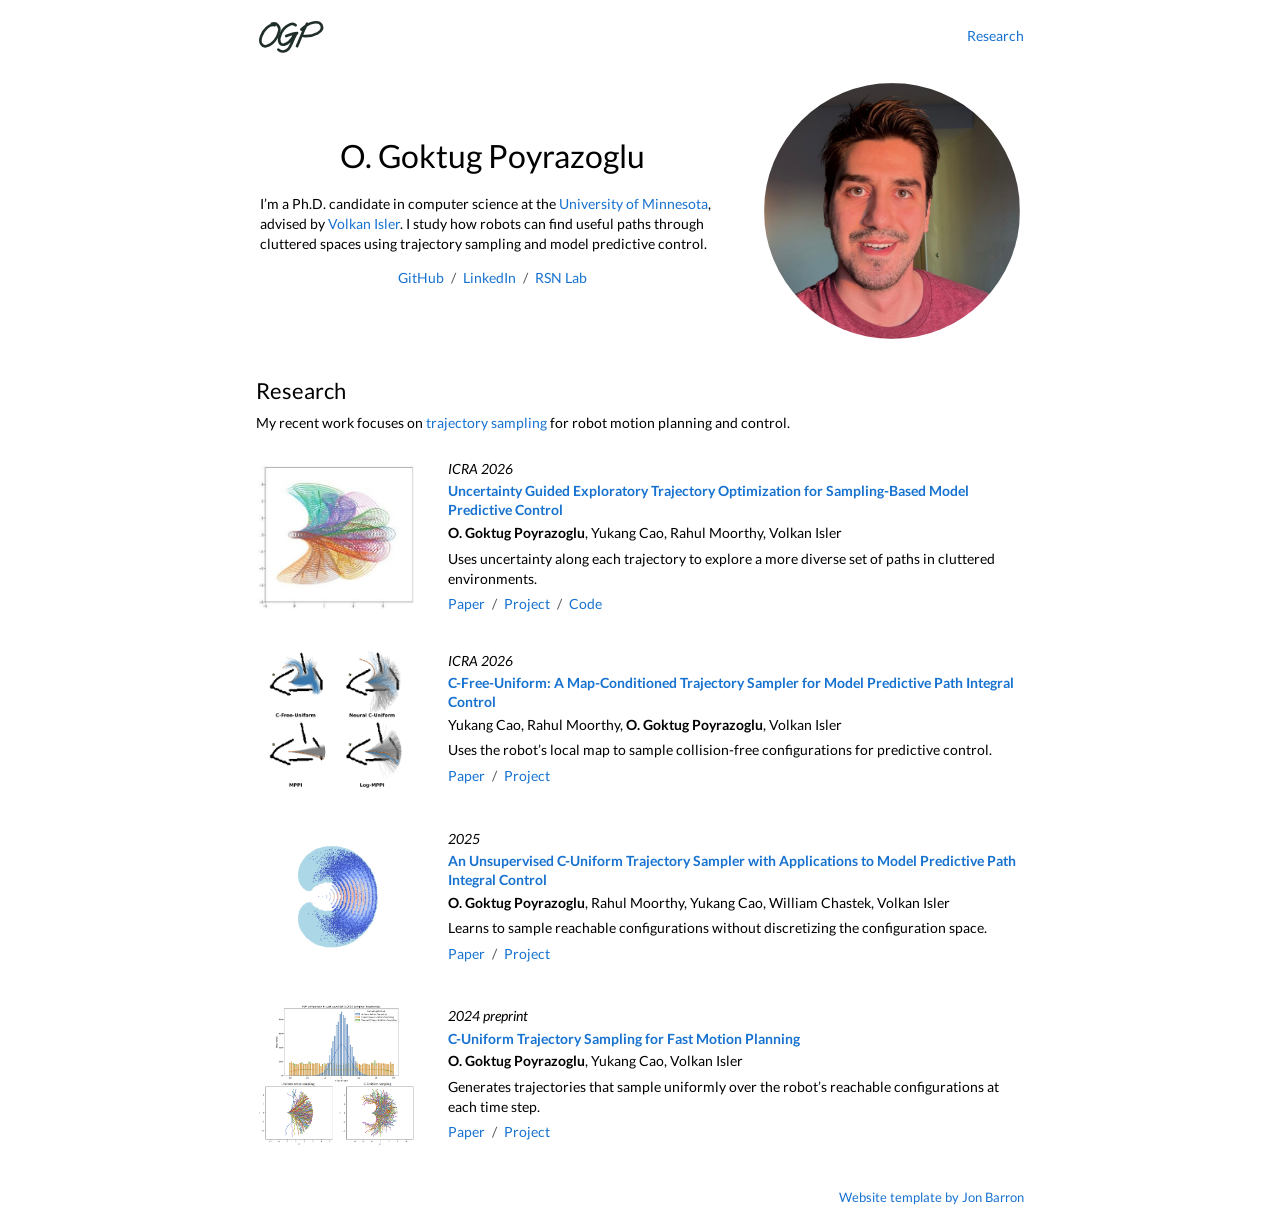
<file: index.html>
<!doctype html>
<html lang="en">
<head>
  <meta charset="utf-8">
  <meta name="viewport" content="width=device-width, initial-scale=1">
  <meta name="description" content="O. Goktug Poyrazoglu’s research on robot motion planning, trajectory sampling, and model predictive control.">
  <meta name="theme-color" content="#ffffff">
  <meta property="og:title" content="O. Goktug Poyrazoglu">
  <meta property="og:description" content="Robotics research and publications.">
  <meta property="og:image" content="https://ogpoyrazoglu.github.io/assets/portrait.jpg">
  <link rel="canonical" href="https://ogpoyrazoglu.github.io/">
  <link rel="icon" href="assets/ogp.svg" type="image/svg+xml">
  <link rel="stylesheet" href="barron.css">
  <link rel="stylesheet" href="classic.css">
  <title>O. Goktug Poyrazoglu</title>
</head>
<body class="classic" id="top">
  <a class="skip" href="#main">Skip to content</a>
  <div class="page">
    <header class="masthead">
      <a class="brand" href="./" aria-label="OGP home"><img src="assets/ogp-mark.svg" width="72" height="38" alt=""></a>
      <nav aria-label="Main navigation">
        <a href="#research">Research</a>
      </nav>
    </header>

    <main id="main">
      <section class="bio" aria-labelledby="name">
        <div class="bio-text">
          <h1 id="name" class="name">O. Goktug Poyrazoglu</h1>
          <p>I’m a Ph.D. candidate in computer science at the <a href="https://www.cs.umn.edu/">University of Minnesota</a>, advised by <a href="https://rsn.cs.utexas.edu/people.html">Volkan Isler</a>. I study how robots can find useful paths through cluttered spaces using trajectory sampling and model predictive control.</p>
          <ul class="profile-links" aria-label="Profiles">
            <li><a href="https://github.com/ogpoyrazoglu">GitHub</a></li>
            <li><a href="https://www.linkedin.com/in/ogpoyrazoglu/">LinkedIn</a></li>
            <li><a href="https://rsn.cs.utexas.edu/">RSN Lab</a></li>
          </ul>
        </div>
        <div class="bio-photo">
          <a href="assets/portrait.jpg" aria-label="View full-size portrait"><img src="assets/portrait.jpg" alt="O. Goktug Poyrazoglu" width="800" height="800" fetchpriority="high"></a>
        </div>
      </section>

      <section id="research" aria-labelledby="research-title">
        <div class="section-header">
          <h2 id="research-title">Research</h2>
          <p>My recent work focuses on <a href="https://ogpoyrazoglu.github.io/cuniform_sampling/">trajectory sampling</a> for robot motion planning and control.</p>
        </div>
        <div class="papers">
          <article class="paper">
            <div class="paper-image"><img src="assets/uge-mpc.jpg" alt="" width="332" height="301"></div>
            <div>
              <p class="venue">ICRA 2026</p>
              <h3><a href="https://arxiv.org/abs/2604.12149">Uncertainty Guided Exploratory Trajectory Optimization for Sampling-Based Model Predictive Control</a></h3>
              <p class="authors"><strong>O. Goktug Poyrazoglu</strong>, Yukang Cao, Rahul Moorthy, Volkan Isler</p>
              <p>Uses uncertainty along each trajectory to explore a more diverse set of paths in cluttered environments.</p>
              <ul class="paper-links">
                <li><a href="https://arxiv.org/abs/2604.12149">Paper</a></li>
                <li><a href="https://ogpoyrazoglu.github.io/cuniform_sampling/">Project</a></li>
                <li><a href="https://github.com/ogpoyrazoglu/cuniform_sampling">Code</a></li>
              </ul>
            </div>
          </article>
          <article class="paper">
            <div class="paper-image"><img src="assets/c-free-uniform.png" alt="" width="810" height="744" loading="lazy"></div>
            <div>
              <p class="venue">ICRA 2026</p>
              <h3><a href="https://arxiv.org/abs/2510.16905">C-Free-Uniform: A Map-Conditioned Trajectory Sampler for Model Predictive Path Integral Control</a></h3>
              <p class="authors">Yukang Cao, Rahul Moorthy, <strong>O. Goktug Poyrazoglu</strong>, Volkan Isler</p>
              <p>Uses the robot’s local map to sample collision-free configurations for predictive control.</p>
              <ul class="paper-links">
                <li><a href="https://arxiv.org/abs/2510.16905">Paper</a></li>
                <li><a href="https://yukang-cao.github.io/C-Free-Uniform/">Project</a></li>
              </ul>
            </div>
          </article>
          <article class="paper">
            <div class="paper-image"><img src="assets/neural-c-uniform.png" alt="" width="1800" height="1800" loading="lazy"></div>
            <div>
              <p class="venue">2025</p>
              <h3><a href="https://arxiv.org/abs/2503.05819">An Unsupervised C-Uniform Trajectory Sampler with Applications to Model Predictive Path Integral Control</a></h3>
              <p class="authors"><strong>O. Goktug Poyrazoglu</strong>, Rahul Moorthy, Yukang Cao, William Chastek, Volkan Isler</p>
              <p>Learns to sample reachable configurations without discretizing the configuration space.</p>
              <ul class="paper-links">
                <li><a href="https://arxiv.org/abs/2503.05819">Paper</a></li>
                <li><a href="https://rahulmoorthy19.github.io/cu_mppi/">Project</a></li>
              </ul>
            </div>
          </article>
          <article class="paper">
            <div class="paper-image"><img src="assets/c-uniform.png" alt="" width="1171" height="1037" loading="lazy"></div>
            <div>
              <p class="venue">2024 preprint</p>
              <h3><a href="https://arxiv.org/abs/2409.12266">C-Uniform Trajectory Sampling for Fast Motion Planning</a></h3>
              <p class="authors"><strong>O. Goktug Poyrazoglu</strong>, Yukang Cao, Volkan Isler</p>
              <p>Generates trajectories that sample uniformly over the robot’s reachable configurations at each time step.</p>
              <ul class="paper-links">
                <li><a href="https://arxiv.org/abs/2409.12266">Paper</a></li>
                <li><a href="https://ogpoyrazoglu.github.io/cuniform_sampling/cuniform.html">Project</a></li>
              </ul>
            </div>
          </article>
        </div>
      </section>
    </main>

    <footer class="site-footer">
      <a href="https://github.com/jonbarron/jonbarron.github.io">Website template by Jon Barron</a>
    </footer>
  </div>
</body>
</html>
</file>
<file: barron.css>
/* Layout adapted from https://github.com/jonbarron/jonbarron.github.io */
@font-face {
  font-family: 'Lato';
  font-style: normal;
  font-weight: 400;
  font-display: swap;
  src: url('assets/lato-regular.woff2') format('woff2');
}
@font-face {
  font-family: 'Lato';
  font-style: normal;
  font-weight: 700;
  font-display: swap;
  src: url('assets/lato-bold.woff2') format('woff2');
}
@font-face {
  font-family: 'Lato';
  font-style: italic;
  font-weight: 400;
  font-display: swap;
  src: url('assets/lato-italic.woff2') format('woff2');
}
body {
  font-family: 'Lato', Verdana, Helvetica, sans-serif;
  font-size: 14px;
}

a {
  color: #1772d0;
  text-decoration: none;
}

a:focus,
a:hover {
  color: #f09228;
  text-decoration: none;
}

h2 {
  margin: 0;
  font-weight: 400;
  font-size: 22px;
}

.page {
  width: 100%;
  max-width: 800px;
  margin: 0 auto;
}

.bio {
  display: flex;
  align-items: center;
}

.bio-text {
  width: 63%;
  padding: 2.5%;
  box-sizing: border-box;
}

.bio-photo {
  width: 37%;
  padding: 2.5%;
  box-sizing: border-box;
}

.bio-photo img {
  width: 100%;
  height: auto;
  display: block;
  object-fit: cover;
  border-radius: 50%;
}

.name {
  padding-top: 20px;
  margin: 0;
  font-weight: 400;
  font-size: 32px;
  text-align: center;
}

.bio-links {
  text-align: center;
}

.section-header {
  padding: 16px;
}

.highlight {
  background-color: #ffffd0;
}

.papers {
  display: flex;
  flex-direction: column;
  gap: 10px;
  margin-top: 10px;
}

.paper,
.misc-row {
  display: grid;
  grid-template-columns: 192px minmax(0, 1fr);
  align-items: center;
}

.paper.highlighted {
  background-color: #ffffd0;
}

.paper-media,
.misc-badge {
  padding: 16px;
}

.misc-badge {
  text-align: center;
}

.paper-info,
.misc-links {
  padding: 8px;
}

.papertitle {
  font-size: 14px;
  font-weight: 700;
}

.paper-authors {
  text-wrap: balance;
}

.paper-authors a,
.paper-authors strong,
.paper-authors .author {
  white-space: nowrap;
}

.award {
  color: red;
}

.award-highlight {
  color: #ff8080;
}

.paper-desc {
  margin: 14px 0 0;
}

.one {
  width: 160px;
  height: 160px;
  position: relative;
}

.one-short,
.one-short .two {
  height: 120px;
}

.two {
  width: 160px;
  height: 160px;
  position: absolute;
  opacity: 0;
  pointer-events: none;
  transition: opacity 0.2s ease-in-out;
}

.one img,
.paper-media > img {
  width: 100%;
  height: auto;
  display: block;
}

.one video {
  width: 100%;
  height: 100%;
  display: block;
}

.paper:hover > .paper-media > .one > .two,
.paper.hover-active > .paper-media > .one > .two {
  opacity: 1;
  pointer-events: auto;
}

.colored-box {
  color: #000;
  padding: 20px;
  display: inline-block;
  border-radius: 10px;
}

.site-footer {
  text-align: right;
  font-size: small;
  margin-top: 18px;
}

@media (max-width: 600px) {
  body {
    margin: 0;
  }

  .bio {
    flex-direction: column-reverse;
  }

  .bio-text {
    width: 100%;
    padding: 8px 16px;
  }

  .bio-photo {
    width: 100%;
    padding: 20px 16px 0;
    text-align: center;
  }

  .bio-photo img {
    width: 148px;
    margin: 0 auto;
  }

  .name {
    padding-top: 8px;
    font-size: 28px;
  }

  .paper,
  .misc-row {
    grid-template-columns: 124px minmax(0, 1fr);
  }

  .paper-media,
  .misc-badge {
    padding: 12px 8px 12px 12px;
  }

  .paper-info,
  .misc-links {
    padding: 10px 12px 10px 6px;
  }

  .one,
  .two {
    width: 104px;
    height: 104px;
  }

  .one-short,
  .one-short .two {
    height: 78px;
  }

  .colored-box {
    padding: 12px 8px;
    box-sizing: border-box;
    width: 104px;
  }

  .colored-box h2 {
    font-size: 15px;
  }
}
</file>
<file: classic.css>
.classic { margin: 0 8px; line-height: 1.45; }
.classic a:focus-visible { outline: 2px solid #1772d0; outline-offset: 3px; }
.skip { position: absolute; top: .5rem; left: .5rem; z-index: 1; background: white; padding: .5rem 1rem; transform: translateY(-160%); }
.skip:focus { transform: none; }
.masthead { display: flex; align-items: center; justify-content: space-between; padding: 14px 16px 5px; }
.masthead nav { display: flex; align-items: center; gap: clamp(14px, 4vw, 25px); }
.masthead nav a { display: inline-flex; align-items: center; gap: 5px; min-height: 44px; }
.classic a.brand { display: inline-flex; align-items: center; min-height: 44px; }
.classic a.brand img { display: block; }
.classic a.brand:hover { opacity: .72; }
.classic .name { padding-top: 0; }
.profile-links, .classic .paper-links { display: flex; flex-wrap: wrap; align-items: center; gap: 0; padding: 0; list-style: none; }
.profile-links { justify-content: center; margin: 10px 0 0; }
.profile-links li + li::before, .classic .paper-links li + li::before { content: "/"; color: #555; margin-inline: 7px; }
.profile-links a, .classic .paper-links a { padding-block: 6px; }
.classic .section-header p { margin: 6px 0 0; }
.classic .papers { margin-top: 0; }
.classic .paper { align-items: center; }
.paper-image { padding: 12px 16px; }
.paper-image img { width: 160px; height: 144px; object-fit: contain; display: block; }
.paper > div + div { padding: 10px 16px; }
.paper h3 { font-size: 14px; line-height: 1.35; margin: 0 0 3px; }
.paper p { margin: 0; }
.paper .venue { margin-bottom: 3px; font-style: italic; }
.paper .authors { margin-bottom: 5px; }
.classic .paper-links { margin: 5px 0 0; }
.classic .site-footer { padding: 12px 16px 24px; }

@media (max-width: 600px) {
  .classic { margin: 0; }
  .masthead { padding-top: 6px; }
  .classic .name { padding-top: 6px; }
  .paper-image { padding: 8px 4px 8px 12px; }
  .paper-image img { width: 104px; height: 104px; }
  .paper > div + div { padding: 10px 12px 10px 6px; }
}
</file>
